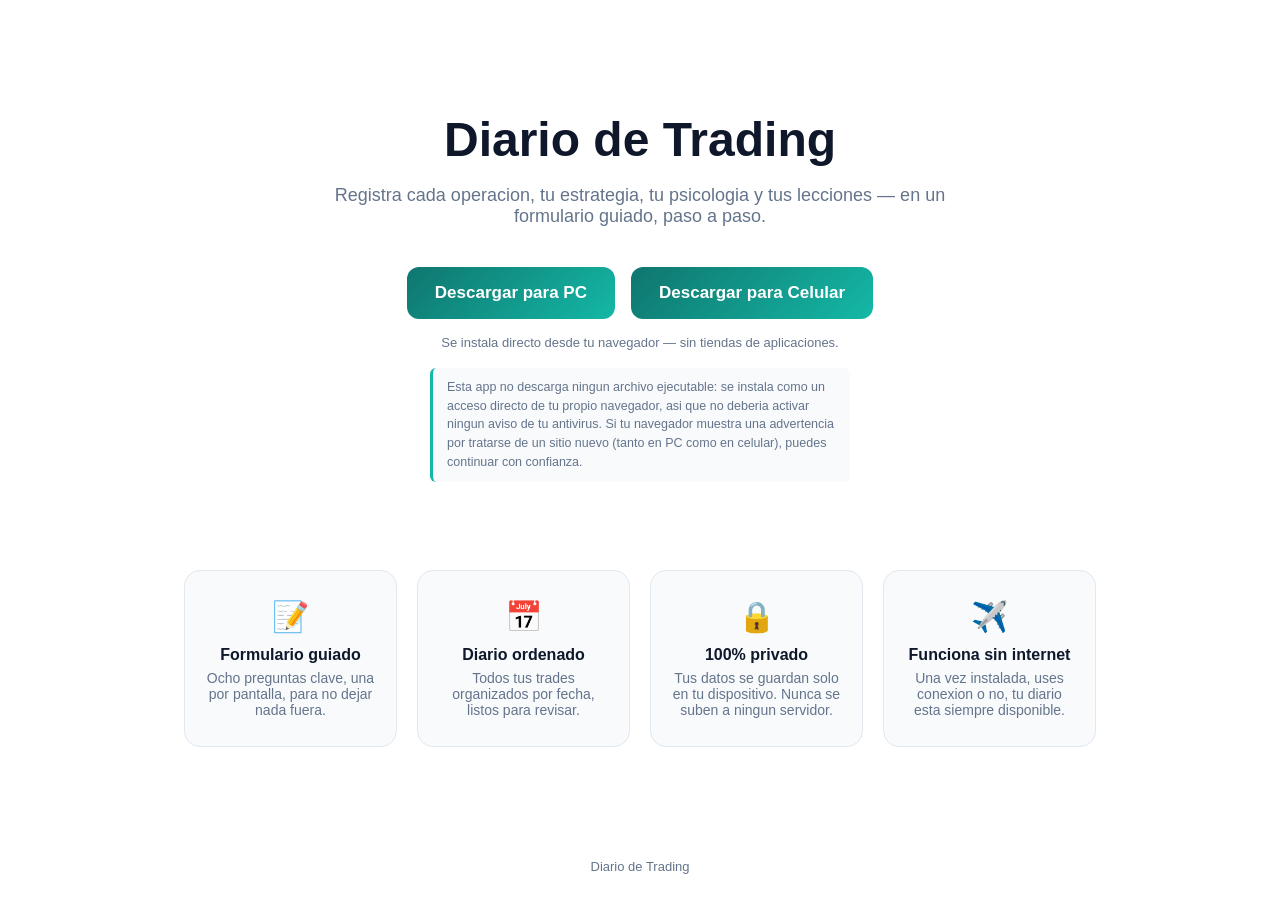
<file: docs/index.html>
<!doctype html>
<html lang="es">
<head>
<meta charset="utf-8" />
<meta name="viewport" content="width=device-width, initial-scale=1" />
<title>Diario de Trading</title>
<meta name="description" content="Diario de Trading: registra tus operaciones, tu psicologia y tus lecciones. 100% privado, funciona sin internet." />
<style>
  :root {
    --bg: #ffffff;
    --accent: #0f766e;
    --accent-light: #14b8a6;
    --text-main: #0f172a;
    --text-sec: #64748b;
    --card: #f8fafc;
    --border: #e2e8f0;
  }
  * { box-sizing: border-box; }
  body {
    margin: 0;
    font-family: -apple-system, BlinkMacSystemFont, "Segoe UI", Roboto, Arial, sans-serif;
    background: var(--bg);
    color: var(--text-main);
  }
  .hero {
    max-width: 720px;
    margin: 0 auto;
    padding: 72px 24px 48px;
    text-align: center;
  }
  .hero h1 {
    font-size: clamp(32px, 5vw, 48px);
    margin-bottom: 12px;
  }
  .hero p.lead {
    font-size: 18px;
    color: var(--text-sec);
    margin-bottom: 40px;
  }
  .download-buttons {
    display: flex;
    gap: 16px;
    justify-content: center;
    flex-wrap: wrap;
    margin-bottom: 16px;
  }
  .btn-download {
    display: inline-flex;
    align-items: center;
    gap: 10px;
    padding: 16px 28px;
    border-radius: 12px;
    font-size: 17px;
    font-weight: 700;
    text-decoration: none;
    color: #fff;
    background: linear-gradient(135deg, var(--accent), var(--accent-light));
  }
  .btn-download:hover { opacity: 0.92; }
  .hint {
    font-size: 13px;
    color: var(--text-sec);
    margin-top: 8px;
  }
  .security-note {
    font-size: 12.5px;
    color: var(--text-sec);
    margin: 18px auto 0;
    max-width: 420px;
    padding: 10px 14px;
    border-left: 3px solid var(--accent-light);
    background: var(--card);
    border-radius: 6px;
    text-align: left;
    line-height: 1.5;
  }
  .benefits {
    max-width: 960px;
    margin: 40px auto 80px;
    padding: 0 24px;
    display: grid;
    grid-template-columns: repeat(auto-fit, minmax(200px, 1fr));
    gap: 20px;
  }
  .benefit-card {
    background: var(--card);
    border: 1px solid var(--border);
    border-radius: 16px;
    padding: 28px 20px;
    text-align: center;
  }
  .benefit-card .icon {
    font-size: 30px;
    margin-bottom: 12px;
  }
  .benefit-card h3 {
    font-size: 16px;
    margin: 0 0 6px;
  }
  .benefit-card p {
    font-size: 14px;
    color: var(--text-sec);
    margin: 0;
  }
  footer {
    text-align: center;
    padding: 32px;
    color: var(--text-sec);
    font-size: 13px;
  }
</style>
</head>
<body>

<section class="hero">
  <h1>Diario de Trading</h1>
  <p class="lead">
    Registra cada operacion, tu estrategia, tu psicologia y tus lecciones — en un
    formulario guiado, paso a paso.
  </p>

  <div class="download-buttons">
    <a class="btn-download" id="btn-pc" href="app/index.html">
      Descargar para PC
    </a>
    <a class="btn-download" id="btn-celular" href="app/index.html">
      Descargar para Celular
    </a>
  </div>
  <p class="hint">Se instala directo desde tu navegador — sin tiendas de aplicaciones.</p>
  <p class="security-note">
    Esta app no descarga ningun archivo ejecutable: se instala como un acceso
    directo de tu propio navegador, asi que no deberia activar ningun aviso
    de tu antivirus. Si tu navegador muestra una advertencia por tratarse de
    un sitio nuevo (tanto en PC como en celular), puedes continuar con
    confianza.
  </p>
</section>

<section class="benefits">
  <div class="benefit-card">
    <div class="icon">📝</div>
    <h3>Formulario guiado</h3>
    <p>Ocho preguntas clave, una por pantalla, para no dejar nada fuera.</p>
  </div>
  <div class="benefit-card">
    <div class="icon">📅</div>
    <h3>Diario ordenado</h3>
    <p>Todos tus trades organizados por fecha, listos para revisar.</p>
  </div>
  <div class="benefit-card">
    <div class="icon">🔒</div>
    <h3>100% privado</h3>
    <p>Tus datos se guardan solo en tu dispositivo. Nunca se suben a ningun servidor.</p>
  </div>
  <div class="benefit-card">
    <div class="icon">✈️</div>
    <h3>Funciona sin internet</h3>
    <p>Una vez instalada, uses conexion o no, tu diario esta siempre disponible.</p>
  </div>
</section>

<footer>
  Diario de Trading
</footer>

</body>
</html>
</file>
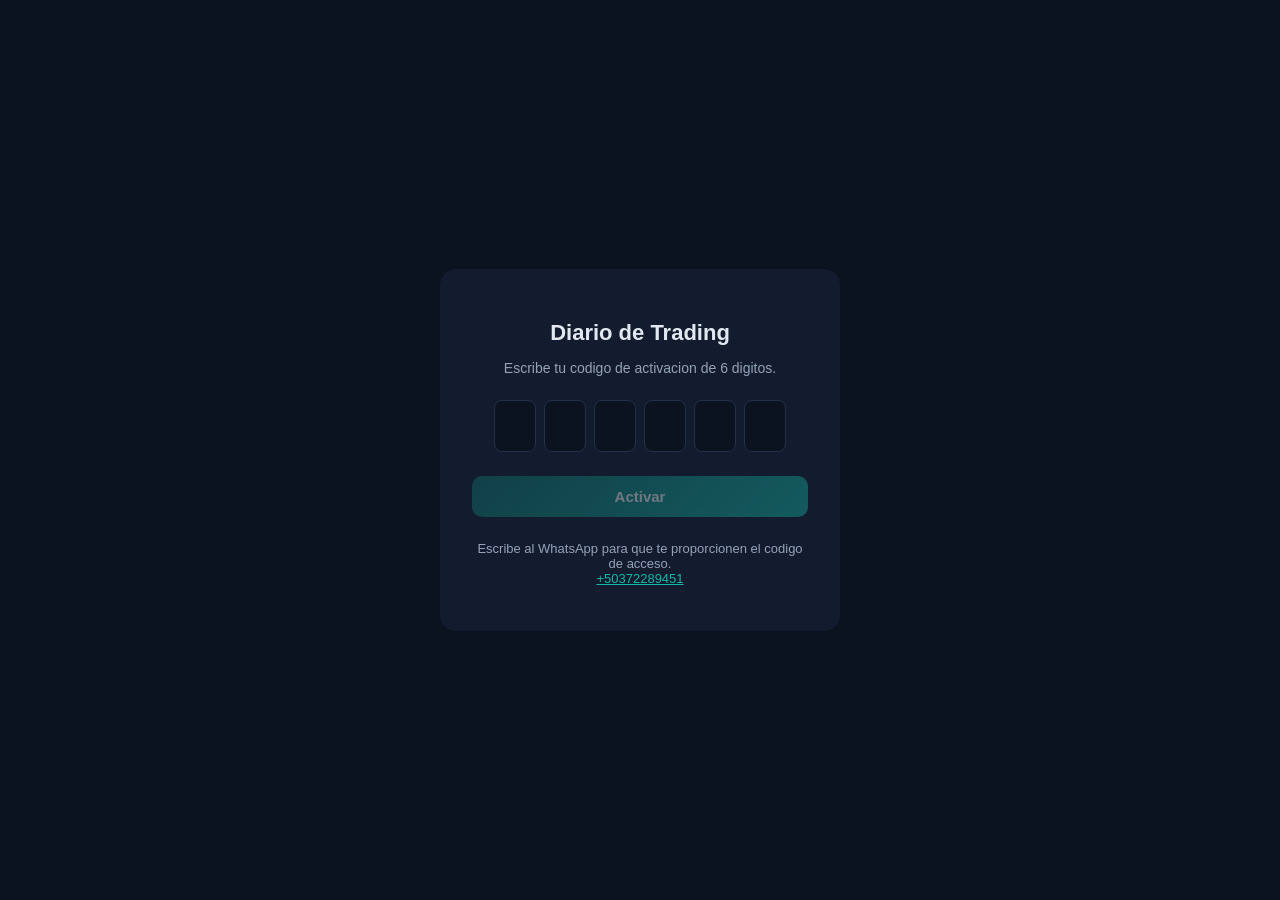
<file: docs/app/index.html>
<!doctype html>
<html lang="es">
<head>
  <meta charset="utf-8" />
  <meta name="viewport" content="width=device-width, initial-scale=1" />
  <title>Diario de Trading</title>
  <meta name="theme-color" content="#0f766e" />
  <link rel="manifest" href="manifest.json" />
  <link rel="icon" href="icons/icon-192.png" />
  <link rel="apple-touch-icon" href="icons/icon-192.png" />
  <link rel="stylesheet" href="styles.css" />
</head>
<body>

  <!-- Pantalla de activacion -->
  <section id="screen-activation" hidden>
    <div class="activation-box">
      <h1>Diario de Trading</h1>
      <p class="subtitle">Escribe tu codigo de activacion de 6 digitos.</p>

      <form id="activation-form">
        <div class="code-digits">
          <input class="code-digit" type="text" inputmode="numeric" maxlength="1" />
          <input class="code-digit" type="text" inputmode="numeric" maxlength="1" />
          <input class="code-digit" type="text" inputmode="numeric" maxlength="1" />
          <input class="code-digit" type="text" inputmode="numeric" maxlength="1" />
          <input class="code-digit" type="text" inputmode="numeric" maxlength="1" />
          <input class="code-digit" type="text" inputmode="numeric" maxlength="1" />
        </div>
        <button id="activation-submit" type="submit" class="btn btn-primary" disabled>Activar</button>
        <p id="activation-error" class="activation-error" hidden></p>
      </form>

      <p class="activation-footer">
        <span id="activation-contacto-text"></span><br />
        <a id="activation-whatsapp" href="#" target="_blank" rel="noopener">+503 7228 9451</a>
      </p>
    </div>
  </section>

  <!-- App principal -->
  <section id="screen-app" hidden>
    <header class="app-header">
      <div class="app-brand">
        <button class="app-menu-toggle" id="menu-toggle" aria-label="Abrir menu" aria-expanded="false">&#9776;</button>
        <img src="icons/logo.png" alt="Diario de Trading" class="app-brand-logo" />
        <span class="app-brand-title">Diario de Trading</span>
      </div>
      <button class="btn-install-app" id="install-app-btn" hidden>Instalar app</button>
      <nav class="app-tabs" id="app-tabs">
        <button class="tab-btn tab-btn-active" data-tab="agregar">Agregar nuevo trading</button>
        <button class="tab-btn" data-tab="diario">Diario</button>
        <button class="tab-btn" data-tab="estadistica">Estadistica</button>
        <button class="tab-btn" data-tab="info">Informacion</button>
      </nav>
    </header>

    <div class="tab-panel" data-tab-panel="agregar">
      <div id="wizard-root"></div>
    </div>

    <div class="tab-panel" data-tab-panel="diario" hidden>
      <div id="diario-root"></div>
    </div>

    <div class="tab-panel" data-tab-panel="estadistica" hidden>
      <div id="stats-root"></div>
    </div>

    <div class="tab-panel" data-tab-panel="info" hidden>
      <div class="info-card">
        <h2>Sobre tu codigo de activacion</h2>
        <ul class="info-list">
          <li>Tu codigo de activacion funciona en <strong>un solo dispositivo</strong>. Una vez usado, queda amarrado a ese dispositivo y no se puede activar en otro.</li>
          <li>Si quieres usar la app en un <strong>dispositivo adicional</strong> (por ejemplo, ademas de tu celular tambien en tu PC), necesitas un codigo nuevo y se cobra como una instalacion aparte. Ademas, por seguridad e integridad de tu informacion financiera, <strong>los datos de tu diario no se comparten ni se sincronizan entre dispositivos</strong> — cada instalacion guarda sus propios trades de forma independiente y privada.</li>
          <li>Si <strong>cambias de dispositivo</strong> (se te daño, lo cambiaste, formateaste, etc.), tu codigo se puede reemplazar <strong>una vez sin costo adicional</strong> escribiendo al WhatsApp de soporte.</li>
          <li>Si necesitas un <strong>segundo cambio de dispositivo</strong>, ese ya se cobra de nuevo como una nueva activacion.</li>
        </ul>
        <p class="info-contact">
          Para pedir un codigo nuevo o un cambio de dispositivo, escribe al WhatsApp:
          <br />
          <a id="info-whatsapp" href="#" target="_blank" rel="noopener">+503 7228 9451</a>
        </p>
      </div>
    </div>
  </section>

  <script src="config.js"></script>
  <script src="db.js"></script>
  <script src="activation.js"></script>
  <script src="wizard.js"></script>
  <script src="diario.js"></script>
  <script src="stats.js"></script>
  <script src="app.js"></script>
</body>
</html>
</file>
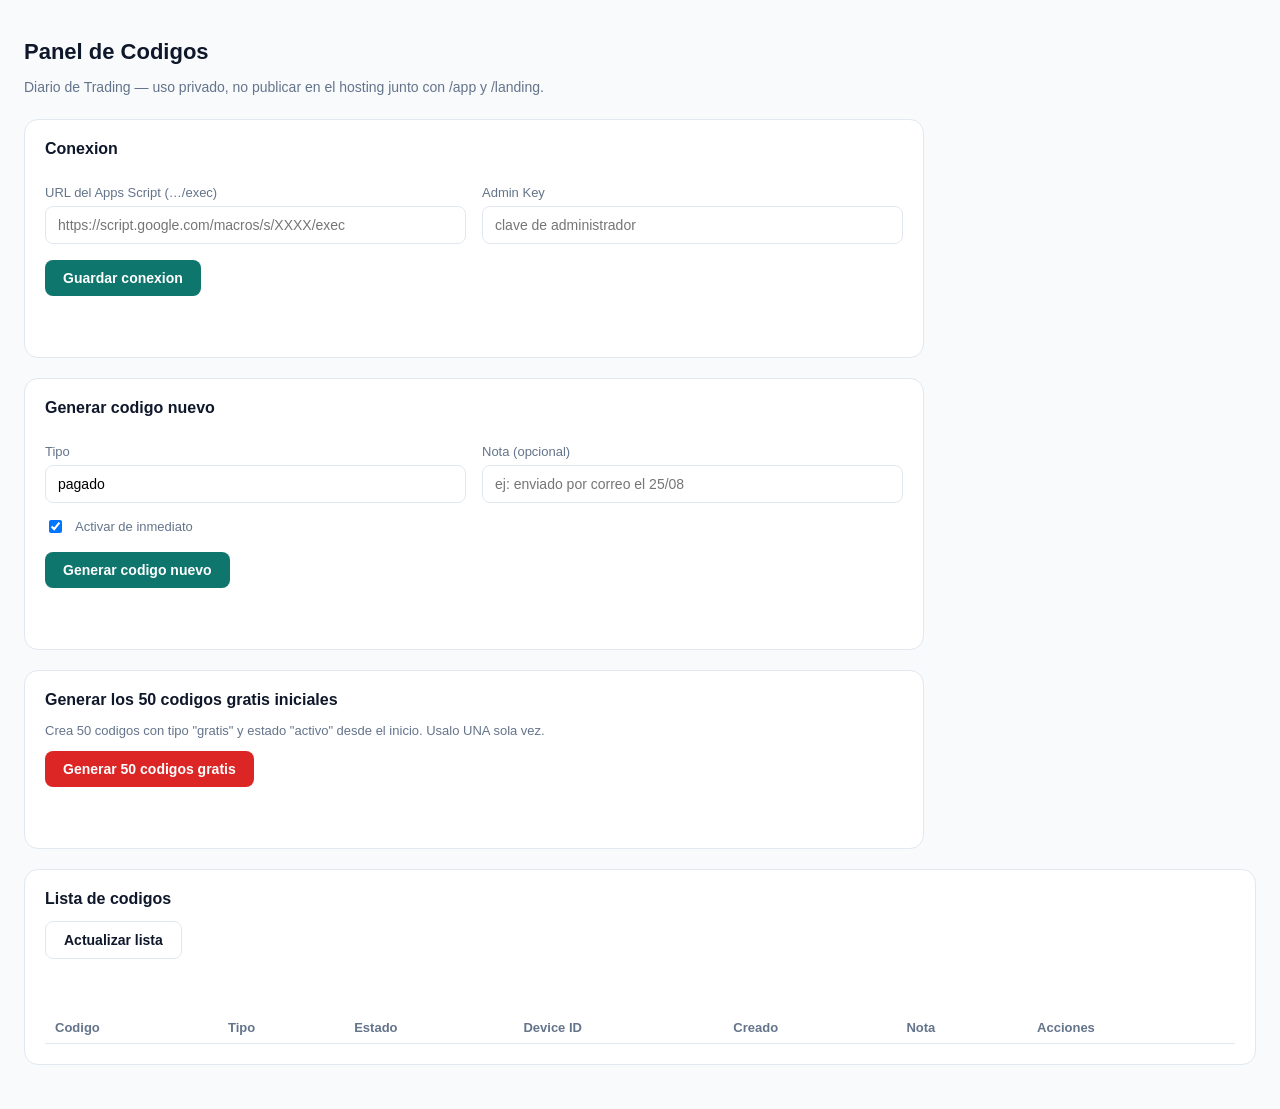
<file: panel-codigos/panel-codigos.html>
<!doctype html>
<html lang="es">
<head>
<meta charset="utf-8" />
<meta name="viewport" content="width=device-width, initial-scale=1" />
<title>Panel de Codigos - Diario de Trading</title>
<style>
  :root {
    --bg: #f8fafc;
    --card: #ffffff;
    --accent: #0f766e;
    --accent-dark: #0b5c55;
    --text-main: #0f172a;
    --text-sec: #64748b;
    --border: #e2e8f0;
    --danger: #dc2626;
    --success: #16a34a;
  }
  * { box-sizing: border-box; }
  body {
    margin: 0;
    font-family: -apple-system, BlinkMacSystemFont, "Segoe UI", Roboto, Arial, sans-serif;
    background: var(--bg);
    color: var(--text-main);
    padding: 24px;
  }
  h1 { font-size: 22px; margin-bottom: 4px; }
  .subtitle { color: var(--text-sec); margin-bottom: 24px; font-size: 14px; }
  .card {
    background: var(--card);
    border: 1px solid var(--border);
    border-radius: 14px;
    padding: 20px;
    margin-bottom: 20px;
    max-width: 900px;
  }
  .card h2 { font-size: 16px; margin-top: 0; }
  label { display: block; font-size: 13px; color: var(--text-sec); margin-bottom: 6px; margin-top: 14px; }
  input[type="text"], input[type="password"] {
    width: 100%;
    padding: 10px 12px;
    border: 1px solid var(--border);
    border-radius: 8px;
    font-size: 14px;
  }
  .row { display: flex; gap: 16px; flex-wrap: wrap; }
  .row > div { flex: 1; min-width: 220px; }
  .btn {
    border: none;
    border-radius: 8px;
    padding: 10px 18px;
    font-size: 14px;
    font-weight: 600;
    cursor: pointer;
    color: #fff;
    background: var(--accent);
  }
  .btn:hover { background: var(--accent-dark); }
  .btn-secondary {
    background: #fff;
    color: var(--text-main);
    border: 1px solid var(--border);
  }
  .btn-danger { background: var(--danger); }
  .switch-row { display: flex; align-items: center; gap: 10px; margin-top: 14px; }
  table {
    width: 100%;
    border-collapse: collapse;
    font-size: 13px;
    margin-top: 12px;
  }
  th, td {
    text-align: left;
    padding: 8px 10px;
    border-bottom: 1px solid var(--border);
    white-space: nowrap;
  }
  th { color: var(--text-sec); font-weight: 600; }
  .badge {
    display: inline-block;
    padding: 2px 10px;
    border-radius: 999px;
    font-size: 11px;
    font-weight: 700;
  }
  .badge-activo { background: rgba(22,163,74,0.15); color: var(--success); }
  .badge-inactivo { background: rgba(220,38,38,0.15); color: var(--danger); }
  .msg { font-size: 13px; margin-top: 10px; min-height: 18px; }
  .msg-error { color: var(--danger); }
  .msg-ok { color: var(--success); }
  .actions-cell { display: flex; gap: 6px; }
  .actions-cell button {
    font-size: 12px;
    padding: 6px 10px;
  }
  .table-wrap { overflow-x: auto; }
</style>
</head>
<body>

<h1>Panel de Codigos</h1>
<p class="subtitle">Diario de Trading — uso privado, no publicar en el hosting junto con /app y /landing.</p>

<div class="card">
  <h2>Conexion</h2>
  <div class="row">
    <div>
      <label for="cfg-url">URL del Apps Script (…/exec)</label>
      <input type="text" id="cfg-url" placeholder="https://script.google.com/macros/s/XXXX/exec" />
    </div>
    <div>
      <label for="cfg-key">Admin Key</label>
      <input type="password" id="cfg-key" placeholder="clave de administrador" />
    </div>
  </div>
  <button class="btn" id="btn-save-cfg" style="margin-top:16px;">Guardar conexion</button>
  <p class="msg" id="cfg-msg"></p>
</div>

<div class="card">
  <h2>Generar codigo nuevo</h2>
  <div class="row">
    <div>
      <label for="new-tipo">Tipo</label>
      <input type="text" id="new-tipo" value="pagado" />
    </div>
    <div>
      <label for="new-nota">Nota (opcional)</label>
      <input type="text" id="new-nota" placeholder="ej: enviado por correo el 25/08" />
    </div>
  </div>
  <div class="switch-row">
    <input type="checkbox" id="new-activar" checked />
    <label for="new-activar" style="margin:0;">Activar de inmediato</label>
  </div>
  <button class="btn" id="btn-generar" style="margin-top:16px;">Generar codigo nuevo</button>
  <p class="msg" id="generar-msg"></p>
</div>

<div class="card">
  <h2>Generar los 50 codigos gratis iniciales</h2>
  <p style="font-size:13px;color:var(--text-sec);">
    Crea 50 codigos con tipo "gratis" y estado "activo" desde el inicio. Usalo UNA sola vez.
  </p>
  <button class="btn btn-danger" id="btn-lote">Generar 50 codigos gratis</button>
  <p class="msg" id="lote-msg"></p>
</div>

<div class="card" style="max-width: none;">
  <h2>Lista de codigos</h2>
  <button class="btn btn-secondary" id="btn-refrescar">Actualizar lista</button>
  <p class="msg" id="lista-msg"></p>
  <div class="table-wrap">
    <table id="tabla-codigos">
      <thead>
        <tr>
          <th>Codigo</th>
          <th>Tipo</th>
          <th>Estado</th>
          <th>Device ID</th>
          <th>Creado</th>
          <th>Nota</th>
          <th>Acciones</th>
        </tr>
      </thead>
      <tbody id="tabla-body"></tbody>
    </table>
  </div>
</div>

<script>
(function () {
  const $ = (sel) => document.querySelector(sel);
  const LS_URL = "panel_apps_script_url";
  const LS_KEY = "panel_admin_key";

  function getCfg() {
    return { url: localStorage.getItem(LS_URL) || "", key: localStorage.getItem(LS_KEY) || "" };
  }

  function loadCfgIntoForm() {
    const cfg = getCfg();
    $("#cfg-url").value = cfg.url;
    $("#cfg-key").value = cfg.key;
  }

  $("#btn-save-cfg").addEventListener("click", () => {
    localStorage.setItem(LS_URL, $("#cfg-url").value.trim());
    localStorage.setItem(LS_KEY, $("#cfg-key").value.trim());
    $("#cfg-msg").textContent = "Conexion guardada en este navegador.";
    $("#cfg-msg").className = "msg msg-ok";
  });

  async function callApi(action, extraParams) {
    const cfg = getCfg();
    if (!cfg.url) throw new Error("Falta configurar la URL del Apps Script.");
    const url = new URL(cfg.url);
    url.searchParams.set("action", action);
    if (extraParams) {
      Object.entries(extraParams).forEach(([k, v]) => url.searchParams.set(k, v));
    }
    const res = await fetch(url.toString());
    if (!res.ok) throw new Error("Error de red: " + res.status);
    return res.json();
  }

  async function generarCodigo({ tipo, estado, nota, code }) {
    const cfg = getCfg();
    const params = { adminKey: cfg.key, tipo, estado, nota: nota || "" };
    if (code) params.code = code;
    return callApi("add", params);
  }

  $("#btn-generar").addEventListener("click", async () => {
    const msg = $("#generar-msg");
    msg.textContent = "Generando...";
    msg.className = "msg";
    try {
      const tipo = $("#new-tipo").value.trim() || "pagado";
      const activar = $("#new-activar").checked;
      const nota = $("#new-nota").value.trim();
      const data = await generarCodigo({ tipo, estado: activar ? "activo" : "inactivo", nota });
      if (data.ok) {
        msg.textContent = `Codigo generado: ${data.code} (${data.estado})`;
        msg.className = "msg msg-ok";
        $("#new-nota").value = "";
        cargarLista();
      } else {
        msg.textContent = "Error: " + (data.reason || "desconocido");
        msg.className = "msg msg-error";
      }
    } catch (err) {
      msg.textContent = "Error: " + err.message;
      msg.className = "msg msg-error";
    }
  });

  $("#btn-lote").addEventListener("click", async () => {
    const msg = $("#lote-msg");
    if (!confirm("Esto va a generar 50 codigos nuevos marcados como gratis/activo. Usalo solo una vez. Continuar?")) {
      return;
    }
    msg.textContent = "Generando 50 codigos, esto puede tardar un momento...";
    msg.className = "msg";
    let ok = 0;
    let fail = 0;
    for (let i = 0; i < 50; i++) {
      try {
        const data = await generarCodigo({ tipo: "gratis", estado: "activo", nota: "Lote inicial gratis" });
        if (data.ok) ok++;
        else fail++;
      } catch (err) {
        fail++;
      }
      msg.textContent = `Generando... ${i + 1}/50 (ok: ${ok}, fallidos: ${fail})`;
    }
    msg.textContent = `Listo. Codigos creados: ${ok}. Fallidos: ${fail}.`;
    msg.className = "msg msg-ok";
    cargarLista();
  });

  function badge(estado) {
    const cls = String(estado).toLowerCase() === "activo" ? "badge-activo" : "badge-inactivo";
    return `<span class="badge ${cls}">${estado}</span>`;
  }

  function formatFecha(value) {
    if (!value) return "-";
    const d = new Date(value);
    if (isNaN(d.getTime())) return String(value);
    return d.toLocaleDateString("es-ES") + " " + d.toLocaleTimeString("es-ES", { hour: "2-digit", minute: "2-digit" });
  }

  async function cargarLista() {
    const msg = $("#lista-msg");
    msg.textContent = "Cargando...";
    msg.className = "msg";
    try {
      const cfg = getCfg();
      const data = await callApi("list", { adminKey: cfg.key });
      if (!data.ok) {
        msg.textContent = "Error: " + (data.reason || "desconocido");
        msg.className = "msg msg-error";
        return;
      }
      renderTabla(data.rows);
      msg.textContent = `${data.rows.length} codigo(s) cargado(s).`;
      msg.className = "msg msg-ok";
    } catch (err) {
      msg.textContent = "Error: " + err.message;
      msg.className = "msg msg-error";
    }
  }

  function renderTabla(rows) {
    const tbody = $("#tabla-body");
    tbody.innerHTML = "";
    rows.forEach((row) => {
      const tr = document.createElement("tr");
      const estaActivo = String(row.estado).toLowerCase() === "activo";
      tr.innerHTML = `
        <td>${row.codigo}</td>
        <td>${row.tipo || "-"}</td>
        <td>${badge(row.estado)}</td>
        <td>${row.deviceId || "-"}</td>
        <td>${formatFecha(row.creado)}</td>
        <td>${row.nota || "-"}</td>
        <td class="actions-cell"></td>
      `;
      const actionsCell = tr.querySelector(".actions-cell");

      const toggleBtn = document.createElement("button");
      toggleBtn.className = "btn " + (estaActivo ? "btn-danger" : "btn");
      toggleBtn.textContent = estaActivo ? "Desactivar" : "Activar";
      toggleBtn.addEventListener("click", () => toggleActivo(row.codigo, !estaActivo));
      actionsCell.appendChild(toggleBtn);

      const copyBtn = document.createElement("button");
      copyBtn.className = "btn btn-secondary";
      copyBtn.textContent = "Copiar";
      copyBtn.addEventListener("click", () => {
        navigator.clipboard.writeText(String(row.codigo));
        copyBtn.textContent = "Copiado!";
        setTimeout(() => (copyBtn.textContent = "Copiar"), 1200);
      });
      actionsCell.appendChild(copyBtn);

      tbody.appendChild(tr);
    });
  }

  async function toggleActivo(code, active) {
    const cfg = getCfg();
    try {
      const data = await callApi("setActive", { adminKey: cfg.key, code, active: String(active) });
      if (data.ok) {
        cargarLista();
      } else {
        alert("Error: " + (data.reason || "desconocido"));
      }
    } catch (err) {
      alert("Error: " + err.message);
    }
  }

  $("#btn-refrescar").addEventListener("click", cargarLista);

  loadCfgIntoForm();
})();
</script>
</body>
</html>
</file>
<file: docs/app/styles.css>
:root {
  --bg: #0b1220;
  --card: #131c2e;
  --accent-1: #0f766e;
  --accent-2: #14b8a6;
  --text-main: #e2e8f0;
  --text-sec: #94a3b8;
  --danger: #dc2626;
  --success: #16a34a;
  --neutral: #64748b;
}

* {
  box-sizing: border-box;
}

body {
  margin: 0;
  font-family: -apple-system, BlinkMacSystemFont, "Segoe UI", Roboto, Arial, sans-serif;
  background: var(--bg);
  color: var(--text-main);
  min-height: 100vh;
  overflow-x: hidden;
}

button {
  font-family: inherit;
}

.btn {
  border: none;
  border-radius: 10px;
  padding: 12px 20px;
  font-size: 15px;
  font-weight: 600;
  cursor: pointer;
  transition: opacity 0.15s ease;
}

.btn:disabled {
  opacity: 0.4;
  cursor: not-allowed;
}

.btn-primary {
  background: linear-gradient(135deg, var(--accent-1), var(--accent-2));
  color: #fff;
}

.btn-primary:not(:disabled):hover {
  opacity: 0.9;
}

.btn-secondary {
  background: var(--card);
  color: var(--text-main);
  border: 1px solid #22304a;
}

/* ---------- Activacion ---------- */

#screen-activation[hidden] {
  display: none;
}

#screen-activation {
  min-height: 100vh;
  display: flex;
  align-items: center;
  justify-content: center;
  padding: 24px;
}

.activation-box {
  background: var(--card);
  border-radius: 16px;
  padding: 32px;
  max-width: 400px;
  width: 100%;
  text-align: center;
}

.activation-box h1 {
  font-size: 22px;
  margin-bottom: 8px;
}

.activation-box p.subtitle {
  color: var(--text-sec);
  margin-bottom: 24px;
  font-size: 14px;
}

.code-digits {
  display: flex;
  gap: 8px;
  justify-content: center;
  margin-bottom: 20px;
}

.code-digit {
  width: 42px;
  height: 52px;
  text-align: center;
  font-size: 22px;
  border-radius: 8px;
  border: 1px solid #22304a;
  background: var(--bg);
  color: var(--text-main);
}

.code-digit:focus {
  outline: none;
  border-color: var(--accent-2);
}

#activation-submit {
  width: 100%;
  margin-top: 4px;
}

.activation-error {
  color: var(--danger);
  font-size: 13px;
  margin-top: 14px;
}

.activation-footer {
  margin-top: 24px;
  font-size: 13px;
  color: var(--text-sec);
}

.activation-footer a {
  color: var(--accent-2);
}

/* ---------- App shell / tabs ---------- */

#screen-app {
  min-height: 100vh;
}

.app-header {
  display: flex;
  align-items: center;
  justify-content: flex-start;
  gap: 28px;
  border-bottom: 1px solid #1c2740;
  background: var(--card);
  position: sticky;
  top: 0;
  z-index: 10;
  padding: 8px 16px;
  overflow-x: auto;
  white-space: nowrap;
}

.app-menu-toggle {
  display: none;
  background: none;
  border: none;
  color: var(--text-main);
  font-size: 26px;
  line-height: 1;
  cursor: pointer;
  padding: 6px 10px;
  border-radius: 8px;
  flex-shrink: 0;
}

.app-menu-toggle:hover {
  background: #1c2740;
}

.btn-install-app {
  flex-shrink: 0;
  margin-left: auto;
  background: linear-gradient(135deg, var(--accent-1), var(--accent-2));
  color: #fff;
  border: none;
  border-radius: 999px;
  padding: 8px 16px;
  font-size: 13px;
  font-weight: 700;
  cursor: pointer;
  white-space: nowrap;
}

.btn-install-app:hover {
  opacity: 0.9;
}

.app-brand {
  display: flex;
  align-items: center;
  gap: 12px;
  flex-shrink: 0;
}

.app-brand-logo {
  width: 104px;
  height: 104px;
  border-radius: 16px;
  flex-shrink: 0;
}

.app-brand-title {
  font-size: 24px;
  font-weight: 700;
  color: var(--text-main);
  letter-spacing: 0.01em;
  white-space: nowrap;
}

.app-tabs {
  display: flex;
  align-items: center;
  gap: 18px;
  flex-shrink: 0;
}

.tab-btn {
  flex: none;
  background: none;
  border: none;
  color: var(--text-sec);
  padding: 8px 2px;
  font-size: 13px;
  font-weight: 600;
  cursor: pointer;
  border-bottom: 2px solid transparent;
  white-space: nowrap;
}

.tab-btn-active {
  color: var(--text-main);
  border-bottom-color: var(--accent-2);
}

@media (max-width: 640px) {
  .app-header {
    justify-content: space-between;
    position: relative;
    overflow: visible;
    flex-wrap: wrap;
  }

  .app-menu-toggle {
    display: flex;
    align-items: center;
    justify-content: center;
  }

  .app-tabs {
    display: none;
    position: absolute;
    top: 100%;
    left: 0;
    right: 0;
    flex-direction: column;
    align-items: stretch;
    gap: 0;
    background: var(--card);
    border-bottom: 1px solid #1c2740;
    box-shadow: 0 8px 16px rgba(0, 0, 0, 0.3);
    padding: 4px 16px 8px;
  }

  .app-tabs.app-tabs-open {
    display: flex;
  }

  .app-tabs .tab-btn {
    text-align: left;
    width: 100%;
    padding: 14px 4px;
    font-size: 14px;
    border-bottom: 1px solid #1c2740;
    border-left: 3px solid transparent;
  }

  .app-tabs .tab-btn:last-child {
    border-bottom: none;
  }

  .app-tabs .tab-btn-active {
    border-bottom-color: #1c2740;
    border-left-color: var(--accent-2);
    padding-left: 10px;
  }
}

.tab-panel {
  max-width: 640px;
  margin: 0 auto;
  padding: 24px 16px 80px;
}

/* ---------- Estadistica ---------- */

.stats-filter {
  display: flex;
  gap: 16px;
  background: var(--card);
  border-radius: 14px;
  padding: 16px;
  margin-bottom: 24px;
}

.stats-filter-field {
  flex: 1;
}

.stats-donut-wrap {
  position: relative;
  width: 220px;
  height: 220px;
  margin: 0 auto 24px;
}

.stats-donut-svg {
  width: 100%;
  height: 100%;
}

.stats-donut-svg circle {
  transition: stroke-dasharray 0.3s ease;
}

.stats-donut-center {
  position: absolute;
  inset: 0;
  display: flex;
  flex-direction: column;
  align-items: center;
  justify-content: center;
  pointer-events: none;
}

.stats-donut-percent {
  font-size: 34px;
  font-weight: 700;
  color: var(--text-main);
}

.stats-donut-label {
  font-size: 13px;
  color: var(--text-sec);
}

.stats-legend {
  background: var(--card);
  border-radius: 14px;
  padding: 18px 20px;
}

.stats-legend-row {
  display: flex;
  align-items: center;
  gap: 10px;
  padding: 8px 0;
  border-bottom: 1px solid #1c2740;
  font-size: 14px;
}

.stats-legend-row:last-of-type {
  border-bottom: none;
}

.stats-legend-dot {
  width: 12px;
  height: 12px;
  border-radius: 50%;
  flex-shrink: 0;
}

.stats-legend-label {
  flex: 1;
  color: var(--text-main);
}

.stats-legend-value {
  color: var(--text-sec);
  font-weight: 600;
}

.stats-legend-total {
  margin-top: 12px;
  padding-top: 12px;
  border-top: 1px solid #1c2740;
  font-size: 13px;
  color: var(--text-sec);
  text-align: center;
}

.stats-money-panel {
  display: grid;
  grid-template-columns: repeat(auto-fit, minmax(140px, 1fr));
  gap: 12px;
  margin-top: 20px;
}

.stats-money-card {
  background: var(--card);
  border-radius: 14px;
  padding: 16px;
  display: flex;
  flex-direction: column;
  gap: 6px;
}

.stats-money-label {
  font-size: 12px;
  color: var(--text-sec);
}

.stats-money-value {
  font-size: 22px;
  font-weight: 700;
}

.stats-money-positivo {
  color: var(--success);
}

.stats-money-negativo {
  color: var(--danger);
}

.stats-bestworst {
  display: grid;
  grid-template-columns: repeat(auto-fit, minmax(240px, 1fr));
  gap: 16px;
  margin-top: 20px;
}

.stats-ranking-block {
  background: var(--card);
  border-radius: 14px;
  padding: 16px 18px;
}

.stats-ranking-block h3 {
  margin: 0 0 12px;
  font-size: 15px;
  color: var(--text-main);
}

.stats-ranking-empty {
  font-size: 13px;
  color: var(--text-sec);
  margin: 0;
}

.stats-ranking-list {
  list-style: none;
  margin: 0;
  padding: 0;
  display: flex;
  flex-direction: column;
  gap: 10px;
}

.stats-ranking-list li {
  display: flex;
  align-items: center;
  justify-content: space-between;
  gap: 10px;
  padding-bottom: 10px;
  border-bottom: 1px solid #1c2740;
}

.stats-ranking-list li:last-child {
  border-bottom: none;
  padding-bottom: 0;
}

.stats-ranking-info {
  display: flex;
  flex-direction: column;
  min-width: 0;
}

.stats-ranking-date {
  font-size: 11px;
  color: var(--text-sec);
  text-transform: capitalize;
}

.stats-ranking-excerpt {
  font-size: 13px;
  color: var(--text-main);
  overflow: hidden;
  text-overflow: ellipsis;
  white-space: nowrap;
}

.stats-ranking-amount {
  font-size: 14px;
  font-weight: 700;
  flex-shrink: 0;
}

/* ---------- Informacion ---------- */

.info-card {
  background: var(--card);
  border-radius: 16px;
  padding: 24px;
}

.info-card h2 {
  margin-top: 0;
}

.info-list {
  margin: 0;
  padding-left: 20px;
  display: flex;
  flex-direction: column;
  gap: 14px;
  color: var(--text-main);
  font-size: 14px;
  line-height: 1.5;
}

.info-list strong {
  color: var(--accent-2);
}

.info-contact {
  margin-top: 24px;
  padding-top: 20px;
  border-top: 1px solid #1c2740;
  font-size: 14px;
  color: var(--text-sec);
}

.info-contact a {
  color: var(--accent-2);
  font-weight: 700;
}

/* ---------- Wizard ---------- */

.wizard-progress {
  color: var(--text-sec);
  font-size: 13px;
  margin-bottom: 12px;
  text-transform: uppercase;
  letter-spacing: 0.04em;
}

.wizard-card {
  background: var(--card);
  border-radius: 16px;
  padding: 24px;
}

.wizard-card h2 {
  margin-top: 0;
}

.field-label {
  display: block;
  font-size: 13px;
  color: var(--text-sec);
  margin-bottom: 8px;
}

.field-question {
  color: var(--text-sec);
  margin-top: -8px;
  margin-bottom: 16px;
}

.field-input,
.field-textarea {
  width: 100%;
  background: var(--bg);
  border: 1px solid #22304a;
  border-radius: 10px;
  color: var(--text-main);
  padding: 12px;
  font-size: 15px;
}

.field-textarea {
  resize: vertical;
  font-family: inherit;
}

.image-preview {
  display: block;
  max-width: 100%;
  border-radius: 10px;
  margin-top: 12px;
}

.chip-row {
  display: flex;
  gap: 10px;
  margin-bottom: 16px;
}

.chip {
  flex: 1;
  padding: 12px;
  border-radius: 10px;
  border: 1px solid #22304a;
  background: var(--bg);
  color: var(--text-main);
  font-weight: 600;
  cursor: pointer;
}

.chip-selected.chip-ganancia {
  background: var(--success);
  border-color: var(--success);
  color: #fff;
}

.chip-selected.chip-perdida {
  background: var(--danger);
  border-color: var(--danger);
  color: #fff;
}

.chip-selected.chip-equilibrio {
  background: var(--neutral);
  border-color: var(--neutral);
  color: #fff;
}

.wizard-nav {
  display: flex;
  justify-content: space-between;
  margin-top: 24px;
}

.summary-list {
  list-style: none;
  padding: 0;
  margin: 0 0 8px;
}

.summary-list li {
  display: flex;
  justify-content: space-between;
  padding: 10px 0;
  border-bottom: 1px solid #1c2740;
  font-size: 14px;
}

.summary-list li span {
  color: var(--text-sec);
}

/* ---------- Diario ---------- */

.diario-toolbar {
  display: flex;
  justify-content: flex-end;
  margin-bottom: 16px;
}

.diario-group-header {
  color: var(--text-sec);
  font-size: 14px;
  font-weight: 600;
  text-transform: capitalize;
  margin: 24px 0 10px;
}

.trade-card {
  position: relative;
  display: flex;
  gap: 12px;
  background: var(--card);
  border-radius: 14px;
  padding: 14px;
  margin-bottom: 10px;
  cursor: pointer;
  border-left: 4px solid var(--neutral);
}

.trade-card.resultado-ganancia {
  border-left-color: var(--success);
}

.trade-card.resultado-perdida {
  border-left-color: var(--danger);
}

.trade-card.resultado-equilibrio {
  border-left-color: var(--neutral);
}

.trade-thumb {
  width: 64px;
  height: 64px;
  object-fit: cover;
  border-radius: 8px;
  flex-shrink: 0;
}

.trade-card-body {
  flex: 1;
  min-width: 0;
}

.trade-card-meta {
  font-size: 12px;
  color: var(--text-sec);
}

.trade-card-excerpt {
  margin: 4px 0 8px;
  font-size: 14px;
  overflow: hidden;
  text-overflow: ellipsis;
  display: -webkit-box;
  -webkit-line-clamp: 2;
  -webkit-box-orient: vertical;
}

.resultado-badge {
  display: inline-block;
  font-size: 11px;
  font-weight: 700;
  padding: 3px 10px;
  border-radius: 999px;
  text-transform: uppercase;
}

.resultado-badge-ganancia {
  background: rgba(22, 163, 74, 0.2);
  color: #4ade80;
}

.resultado-badge-perdida {
  background: rgba(220, 38, 38, 0.2);
  color: #f87171;
}

.resultado-badge-equilibrio,
.resultado-badge-neutro {
  background: rgba(100, 116, 139, 0.2);
  color: #cbd5e1;
}

.trade-actions {
  position: absolute;
  top: 8px;
  right: 8px;
  display: flex;
  gap: 2px;
}

.trade-action-btn {
  background: none;
  border: none;
  color: var(--text-sec);
  font-size: 16px;
  cursor: pointer;
  padding: 4px 8px;
  border-radius: 6px;
}

.trade-action-btn:hover {
  background: #1c2740;
  color: var(--text-main);
}

.trade-action-btn-danger:hover {
  background: rgba(220, 38, 38, 0.15);
  color: #f87171;
}

.trade-select-checkbox {
  width: 20px;
  height: 20px;
  flex-shrink: 0;
  align-self: center;
  accent-color: var(--accent-2);
  cursor: pointer;
}

.trade-card-selected {
  outline: 2px solid var(--accent-2);
  background: #17233a;
}

.selection-bar {
  display: flex;
  align-items: center;
  justify-content: space-between;
  background: var(--card);
  border-radius: 10px;
  padding: 12px 16px;
  margin-bottom: 16px;
  font-size: 14px;
  color: var(--text-sec);
}

.btn-danger-solid {
  background: var(--danger);
  color: #fff;
  border: none;
  border-radius: 8px;
  padding: 10px 16px;
  font-size: 14px;
  font-weight: 600;
  cursor: pointer;
}

.btn-danger-solid:disabled {
  opacity: 0.4;
  cursor: not-allowed;
}

.edit-banner {
  display: flex;
  align-items: center;
  justify-content: space-between;
  background: rgba(20, 184, 166, 0.12);
  border: 1px solid var(--accent-2);
  border-radius: 10px;
  padding: 10px 14px;
  margin-bottom: 14px;
  font-size: 13px;
  color: var(--text-main);
}

.edit-banner-links {
  display: flex;
  align-items: center;
  gap: 16px;
}

.edit-cancel-link {
  background: none;
  border: none;
  color: var(--text-sec);
  font-weight: 600;
  font-size: 13px;
  cursor: pointer;
  text-decoration: underline;
}

.edit-save-link {
  background: none;
  border: none;
  color: var(--accent-2);
  font-weight: 700;
  font-size: 13px;
  cursor: pointer;
  text-decoration: underline;
}

.empty-state {
  color: var(--text-sec);
  text-align: center;
  padding: 60px 0;
}

/* ---------- Detail overlay / backup dialog ---------- */

.detail-overlay {
  position: fixed;
  inset: 0;
  background: rgba(0, 0, 0, 0.6);
  display: flex;
  align-items: flex-start;
  justify-content: center;
  padding: 24px;
  overflow-y: auto;
  z-index: 50;
}

.detail-panel {
  background: var(--card);
  border-radius: 16px;
  padding: 24px;
  max-width: 560px;
  width: 100%;
  margin-top: 24px;
}

.detail-close {
  float: right;
  background: none;
  border: none;
  color: var(--text-sec);
  font-size: 14px;
  cursor: pointer;
}

.detail-image {
  display: block;
  max-width: 100%;
  border-radius: 10px;
  margin: 16px 0;
}

.detail-monto {
  font-size: 20px;
  font-weight: 700;
  color: var(--text-main);
  margin: 10px 0 0;
}

.detail-block {
  margin-top: 16px;
}

.detail-block h4 {
  margin: 0 0 4px;
  font-size: 13px;
  color: var(--accent-2);
}

.detail-block-question {
  margin: 0 0 6px;
  font-size: 12.5px;
  color: var(--text-sec);
}

.detail-block p {
  margin: 0;
  white-space: pre-wrap;
  font-size: 14px;
}

.backup-panel .field-input {
  margin-bottom: 16px;
}

.backup-msg {
  font-size: 13px;
  color: var(--text-sec);
  min-height: 18px;
}

@media (max-width: 480px) {
  .code-digit {
    width: 36px;
  }
}

/* ---------- Vista previa de impresion (PDF) ---------- */

#print-preview-overlay {
  position: fixed;
  inset: 0;
  background: #fff;
  color: #111;
  z-index: 1000;
  overflow-y: auto;
}

.print-preview-toolbar {
  position: sticky;
  top: 0;
  background: #f1f5f9;
  padding: 10px 16px;
  display: flex;
  justify-content: space-between;
  align-items: center;
  border-bottom: 1px solid #ddd;
  font-family: Arial, Helvetica, sans-serif;
  font-size: 14px;
  color: #111;
  z-index: 1;
}

.print-preview-toolbar .btn-secondary {
  background: #fff;
  color: #111;
  border: 1px solid #ccc;
  border-radius: 8px;
  padding: 6px 14px;
  font-size: 13px;
  cursor: pointer;
}

.print-preview-content {
  padding: 24px;
}

@media print {
  html,
  body {
    background: #fff !important;
  }

  body > *:not(#print-preview-overlay) {
    display: none !important;
  }

  #print-preview-overlay {
    position: static !important;
    overflow: visible !important;
    background: #fff !important;
    min-height: 0;
  }

  .print-preview-toolbar {
    display: none !important;
  }

  .print-preview-content {
    padding: 0;
  }
}
</file>
